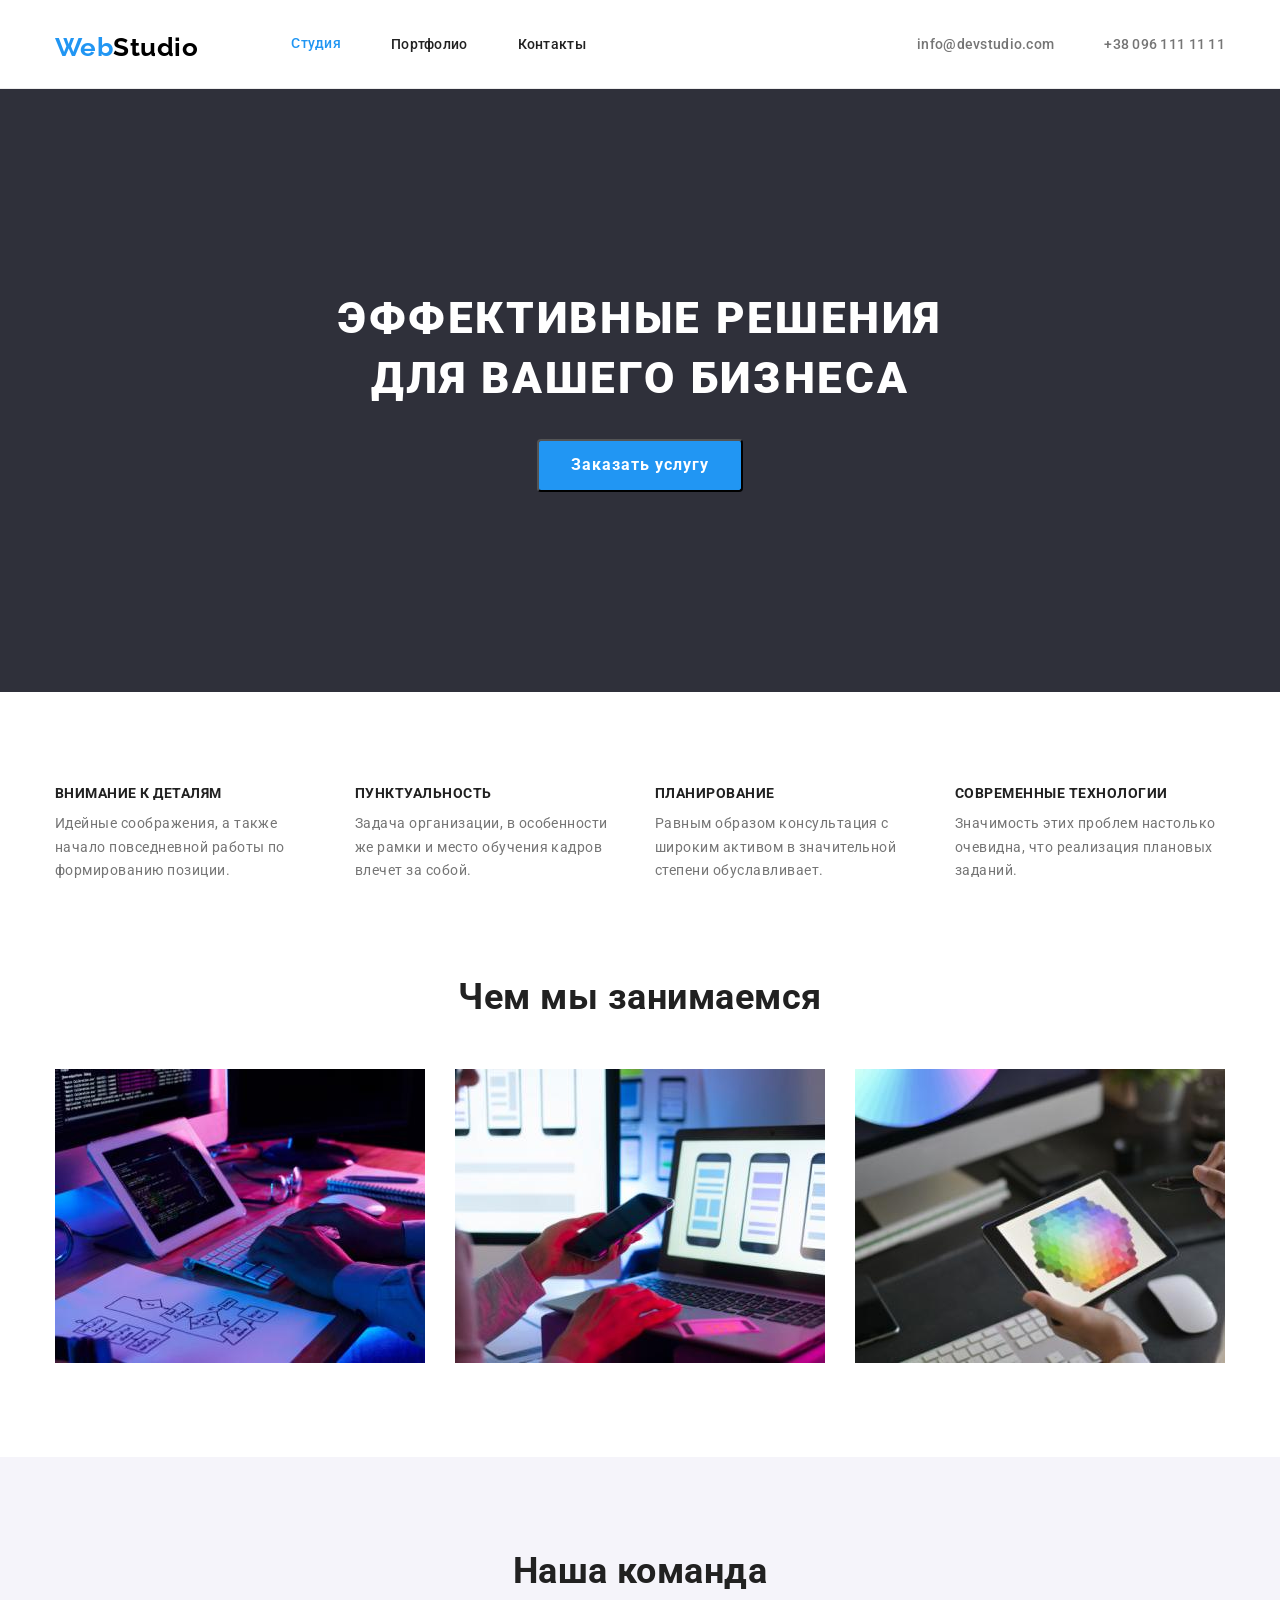
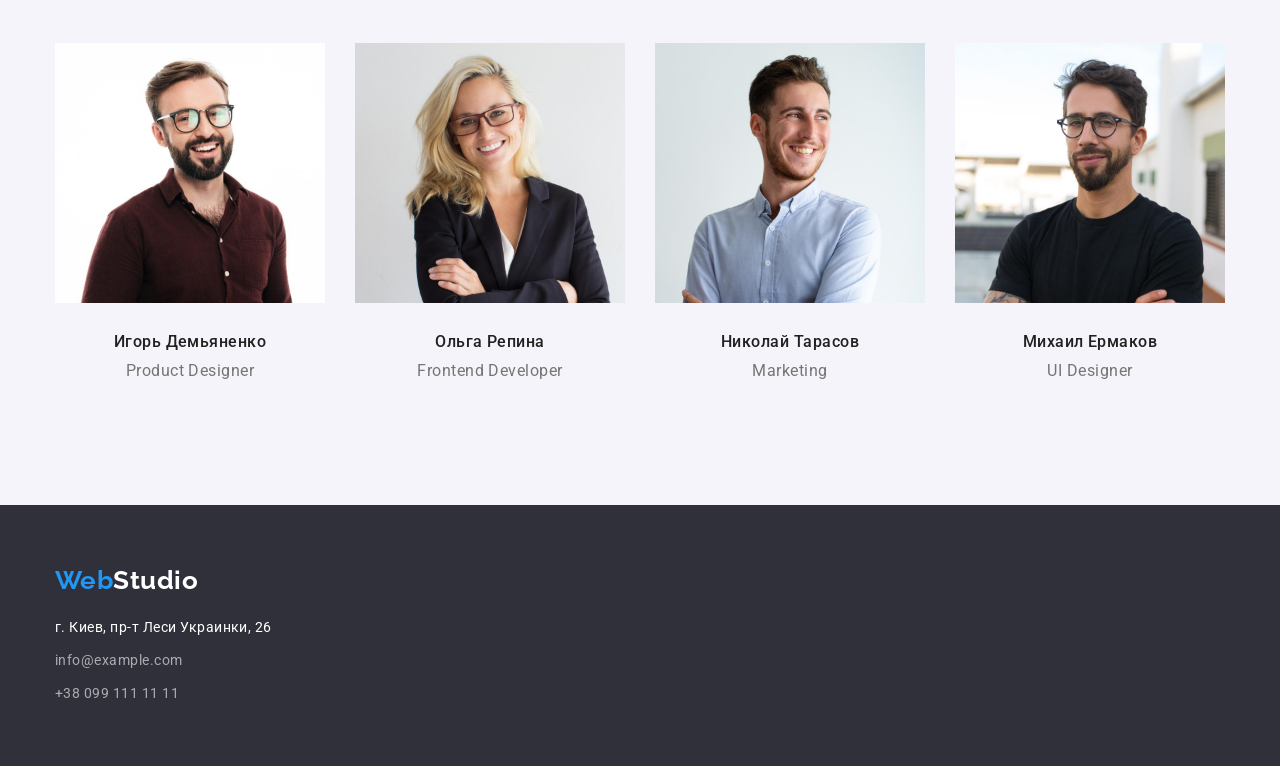
<file: index.html>
<!DOCTYPE html>
<html lang="ru">
<head>
    <meta charset="UTF-8">
    <meta http-equiv="X-UA-Compatible" content="IE=edge">
    <meta name="viewport" content="width=device-width, initial-scale=1.0">
    <title>Document</title>
    <link rel="preconnect" href="https://fonts.googleapis.com">
    <link rel="preconnect" href="https://fonts.gstatic.com" crossorigin>
    <link rel="preconnect" href="https://fonts.googleapis.com">
    <link rel="preconnect" href="https://fonts.gstatic.com" crossorigin>
    <link href="https://fonts.googleapis.com/css2?family=Raleway:wght@700&family=Roboto:wght@400;500;700;900&display=swap"
    rel="stylesheet">
    <link rel="stylesheet" href="https://cdnjs.cloudflare.com/ajax/libs/modern-normalize/1.1.0/modern-normalize.min.css"> 
    <link rel="stylesheet" href="./css/styles.css">
</head>
<body>

    <!--Верхняя линия-->
     <header class="header-border">
        <div class="container flex-header">
        <nav class="header-nav flex-header">
            <a href="" class="href logo"><span class="web-logo">Web</span><span class="studio-logo">Studio</span> </a>
            <ul class="list list-nav">
                <li class="nav-list"><a href="" class="link current href">Студия</a></li>
                <li class="nav-list"><a href="./portfolio.html" class="link href">Портфолио</a></li>
                <li class="nav-list"><a href="" class="link href">Контакты</a></li>
            </ul>
        </nav>
            <ul class="header-contacts list">
                <li class="nav-list"> <a class="href " href="mailto:info@devstudio.com">info@devstudio.com</a></li>
                <li class="nav-list"> <a class="href" href="tel:+38-096-111-11-11">+38 096 111 11 11</a></li>
            </ul>
      </div>
     </header>
    
        
    <!--Шапка-->
    <main>
        
            <section class="hero">
            <div class="container">
             <h1 class="hero-text">Эффективные решения для вашего бизнеса</h1>
             <button type="button" class="button-color">Заказать услугу</button>
            </div>
            </section>
        
        <!--Особенности-->
        
        <section class="section" >
            <div class="container">
            <h2 class="is-hidden">Заголовок</h2>
            <ul class="list feature-list">
                <li class="feature-element">
                    <h3>Внимание к деталям</h3>
                    <p>Идейные соображения, а также начало повседневной работы по формированию позиции.</p>
                </li>
                <li class="feature-element">
                    <h3>Пунктуальность</h3>
                    <p>Задача организации, в особенности же рамки и место обучения кадров влечет за собой.</p>
                </li>
                <li class="feature-element">
                    <h3>Планирование</h3>
                    <p>Равным образом консультация с широким активом в значительной степени обуславливает.</p>
                </li>
                <li class="feature-element">
                    <h3>Современные технологии</h3>
                    <p>Значимость этих проблем настолько очевидна, что реализация плановых заданий.</p>
                </li>
            </ul>
            </div>
        </section>
        
        <!--Чем мы занимаемся-->
        <section class="section-work" >
            <div class="container">
            <h2>Чем мы занимаемся</h2>
            <ul class="list flex-work ">
                <li class="work-item">
                    <img src="./images/box1.jpg" alt="Notebook" width="370 px">
                </li>               
                <li class="work-item">
                    <img src="./images/box2.jpg" alt="Phone" width="370 px">
                </li>
                <li class="work-item">
                    <img src="./images/box3.jpg" alt="Tablet" width="370 px">
                </li>
            </ul>
            </div>
        </section>
        
        <!--Наша команда-->
        <section class="section-developers">
            <div class="container">
            <h2>Наша команда</h2>
            <ul  class="list flex-team">
                <li class="developers"> 
                    <img src="./images/team/team_img1.jpg" alt="photo team" width="270">
                    <div class="team-pdg">
                    <h3>Игорь Демьяненко</h3>
                    <p>Product Designer</p> 
                    </div>
                </li>
                <li class="developers">
                    <img src="./images/team/team_img2.jpg" alt="photo team" width="270">
                    <div class="team-pdg">
                    <h3>Ольга Репина</h3>
                    <p>Frontend Developer</p>
                    </div>
                </li>
                <li class="developers">
                    <img src="./images/team/team_img3.jpg" alt="photo team" width="270">
                    <div class="team-pdg">
                    <h3>Николай Тарасов</h3>
                    <p>Marketing</p>
                    </div>
                </li>
                <li class="developers">
                    <img src="./images/team/team_img4.jpg" alt="photo team" width="270">
                    <div class="team-pdg">
                    <h3>Михаил Ермаков</h3>
                    <p>UI Designer</p>
                    </div>
                </li>
            </ul>
            </div>
        </section>
        
    </main>
    <!--Подвал-->
        <footer class="footer">
        <div class="container"> 
            <a href="" class="logo-footer"><span class="web-logo">Web</span><span class="studio-footer">Studio</span> </a>
            <address class="footer-adres">
                <p class="footer-paragraph">г. Киев, пр-т Леси Украинки, 26</p> 
                <ul class="footer-contacts list">
                  <li><a class="footer-href" href="info@example.com">info@example.com</a> </li>
                  <li><a class="footer-href" href="+38-099-111-11-11">+38 099 111 11 11</a> </li>
                </ul>                   
            </address>
        </div>
    </footer>
    

</body>
</html>
</file>
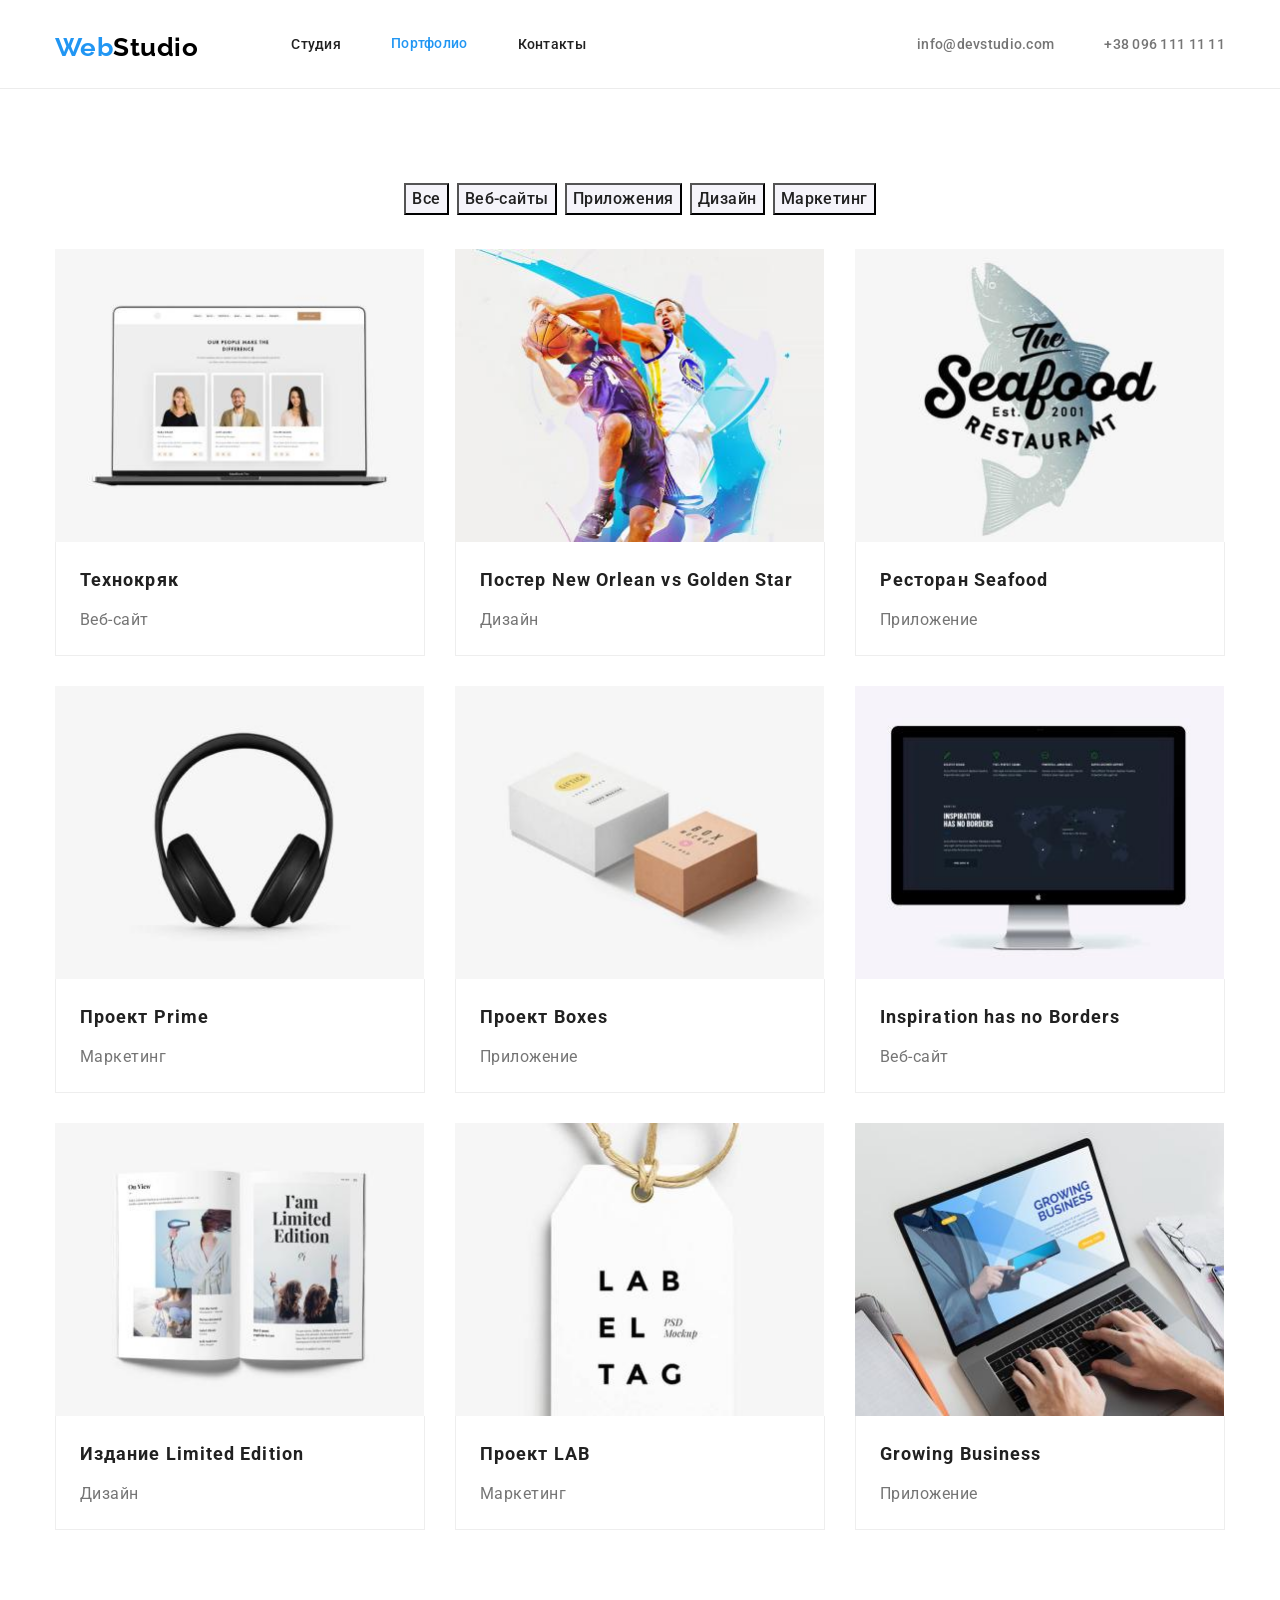
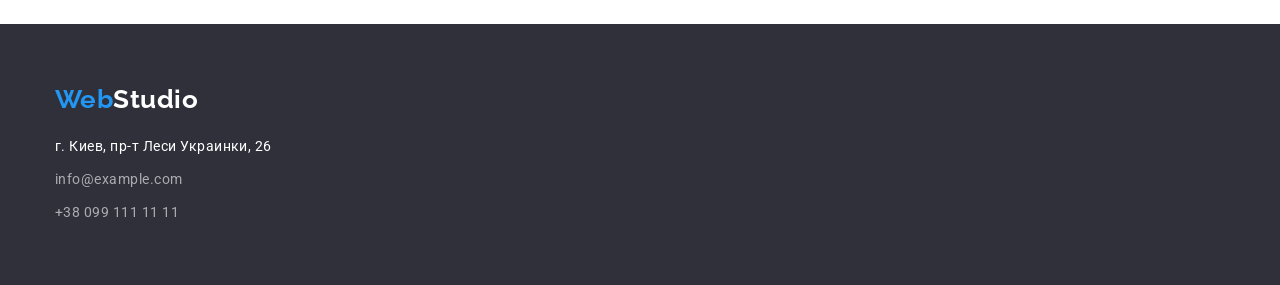
<file: portfolio.html>
<!DOCTYPE html>
<html lang="ru">

<head>
    <meta charset="UTF-8">
    <meta http-equiv="X-UA-Compatible" content="IE=edge">
    <meta name="viewport" content="width=device-width, initial-scale=1.0">
    <title>Document</title>
    <link rel="preconnect" href="https://fonts.googleapis.com">
    <link rel="preconnect" href="https://fonts.gstatic.com" crossorigin>
    <link rel="preconnect" href="https://fonts.googleapis.com">
    <link rel="preconnect" href="https://fonts.gstatic.com" crossorigin>
    <link href="https://fonts.googleapis.com/css2?family=Raleway:wght@700&family=Roboto:wght@400;500;700;900&display=swap"
    rel="stylesheet">
    <link rel="stylesheet" href="https://cdnjs.cloudflare.com/ajax/libs/modern-normalize/1.1.0/modern-normalize.min.css">
    <link rel="stylesheet" href="./css/styles.css">
</head>

<body>
    <!--Верхняя линия-->
    <header class="header-border">
        <div class="container flex-header">
            <nav class="header-nav flex-header">
                <a href="" class="href logo"><span class="web-logo">Web</span><span class="studio-logo">Studio</span> </a>
                <ul class="list list-nav">
                    <li class="nav-list"><a href="./index.html" class="link href">Студия</a></li>
                    <li class="nav-list"><a href="./portfolio.html" class="link current href">Портфолио</a></li>
                    <li class="nav-list"><a href="" class="link href">Контакты</a></li>
                </ul>
            </nav>
            <ul class="header-contacts list">
                <li class="nav-list"> <a class="href " href="mailto:info@devstudio.com">info@devstudio.com</a></li>
                <li class="nav-list"> <a class="href" href="tel:+38-096-111-11-11">+38 096 111 11 11</a></li>
            </ul>
        </div>
    </header>
    <main>
        <!--Фильтр  -->
        <section class="container-pdg">
        <div class="container">
        <ul class="list flex-filtr">
            <li class="filtr-element"><button type="button" class="btn-portfolio">Все</button></li>
            <li class="filtr-element"><button type="button" class="btn-portfolio">Веб-сайты</button></li>
            <li class="filtr-element"><button type="button" class="btn-portfolio">Приложения</button></li>
            <li class="filtr-element"><button type="button" class="btn-portfolio">Дизайн</button></li>
            <li class="filtr-element"><button type="button" class="btn-portfolio">Маркетинг</button></li>
        </ul>
        
                <ul class="flex-portfolio">
                <li class="list prtf-element">
                    <img class="portfolio-img" src="./images/portfolio/project1.jpg" alt="photo project" width="369">
                    <div class="portfolio-pdg">
                    <h2 class="portfolio">Технокряк</h2>
                    <p class="portfolio-text">Веб-сайт</p>
                </div>
                    
                    
                </li>
                <li class="list prtf-element">
                    <img class="portfolio-img" src="./images/portfolio/project2.jpg" alt="photo project" width="369">
                    <div class="portfolio-pdg">
                        <h2 class="portfolio">Постер New Orlean vs Golden Star</h2>
                        <p class="portfolio-text">Дизайн</p>
                    </div>

                    
                </li>
                <li class="list prtf-element">
                    <img class="portfolio-img" src="./images/portfolio/project3.jpg" alt="photo project" width="369">
                    <div class="portfolio-pdg">
                    <h2 class="portfolio">Ресторан Seafood</h2>
                    <p class="portfolio-text">Приложение</p>
                </div>

                    
                </li>
                <li class="list prtf-element">
                    <img class="portfolio-img" src="./images/portfolio/project4.jpg" alt="photo project" width="369">
                    <div class="portfolio-pdg">
                    <h2 class="portfolio">Проект Prime</h2>
                    <p class="portfolio-text">Маркетинг</p>
                </div>

                    
                </li>
                <li class="list prtf-element">
                    <img class="portfolio-img" src="./images/portfolio/project5.jpg" alt="photo project" width="369">
                    <div class="portfolio-pdg">
                    <h2 class="portfolio">Проект Boxes</h2>
                    <p class="portfolio-text">Приложение</p>
                </div>

                    
                </li>
                <li class="list prtf-element">
                    <img class="portfolio-img" src="./images/portfolio/project6.jpg" alt="photo project" width="369">
                    <div class="portfolio-pdg">
                    <h2 class="portfolio">Inspiration has no Borders</h2>
                    <p class="portfolio-text">Веб-сайт</p>
                </div>

                    
               </li>
                <li class="list prtf-element">
                    <img class="portfolio-img" src="./images/portfolio/project7.jpg" alt="photo project" width="369">
                    <div class="portfolio-pdg">
                    <h2 class="portfolio">Издание Limited Edition</h2>
                    <p class="portfolio-text">Дизайн</p>
                </div>

                    
                </li>
                <li class="list prtf-element">
                    <img class="portfolio-img" src="./images/portfolio/project8.jpg" alt="photo project" width="369">
                    <div class="portfolio-pdg">
                    <h2 class="portfolio">Проект LAB</h2>
                    <p class="portfolio-text">Маркетинг</p>
                </div>

                    
                </li>
                <li class="list prtf-element">
                    <img class="portfolio-img" src="./images/portfolio/project9.jpg" alt="photo project" width="369">
                    <div class="portfolio-pdg"><h2 class="portfolio">Growing Business</h2>
                    <p class="portfolio-text">Приложение</p>
                </div>
                </li>
            </ul>
        </div>
        </section>
    

    </main>
        <!--Подвал-->
<footer class="footer">
    <div class="container">
        <a href="" class="logo-footer"><span class="web-logo">Web</span><span class="studio-footer">Studio</span> </a>
        <address class="footer-adres">
            <p class="footer-paragraph">г. Киев, пр-т Леси Украинки, 26</p>
            <ul class="footer-contacts list">
                <li><a class="footer-href" href="info@example.com">info@example.com</a> </li>
                <li><a class="footer-href" href="+38-099-111-11-11">+38 099 111 11 11</a> </li>
            </ul>
        </address>
    </div>
</footer>
</body>

</html>
</file>
<file: css/styles.css>
:root {
    --primory-text-color:rgba(117, 117, 117, 1);
    --title-text-color:#212121;
    --accent-color:#2196F3;
    --bcg-color: #2F303A;
    --section-text-color :#FFFFFF;
    --background-fon-color :#F5F4FA;
}
body {
    color: var(--primory-text-color);
    font-family: Roboto, sans-serif;
    letter-spacing:0.03em ;
}

.list {
    list-style: none;
    padding: 0;
    
}
.href {
    display: block;
    text-decoration :none;

    padding-top:32px;
     
}
ul,h2,h3,p {
    margin: 0;
    padding: 0;
}

img {
    display: block;
}

/* Блоковая модель */
.container {
    width: 1200px;
    margin-left: auto;
    margin-right: auto;
    padding: 0 15px;
    
}

/* Активная страница */
.header-nav .link.current {
    color:var(--accent-color);
    font-weight: 500;
    font-size: 14px;
    line-height:1.14;
    letter-spacing: 0.02em;
}

/* Убираем заголовок */
.is-hidden {
    visibility: hidden;
    pointer-events: none;
    position: absolute;
}

/* Верхняя линия */
.header-border {
    border-bottom: 1px solid #ECECEC;
}
.header-nav {
    background-color:#FFFFFF;
}

.web-logo {
    color:var(--accent-color);
}

.studio-logo {
    color: #000000;
}
.logo {
    display: block;
    font-family: Raleway,
    sans-serif;
    font-weight: 700;
    font-size: 26px;
    line-height:1.20;

    padding-top: 32px;
    padding-bottom: 25px;
    margin-right: 93px;
}

.logo-footer {
    display: block;
    margin-bottom: 20px;
    font-family: Raleway,
    sans-serif;
    font-weight: 700;
    font-size: 26px;
    line-height:1.20;
    text-decoration: none;
       
}

.studio-footer {
    color:#FFFFFF;
}
/* FlexBox-header */
.list-nav {
    display: flex;
}

.list-nav .nav-list {
    margin-left: 50px;
}
.nav-list:first-child {
margin-left: 0px;
}

.header-contacts {
    display: flex;
    margin-left: auto;
}
.header-contacts .nav-list:first-child {
margin-left:0;
margin-right: 50px;
} 

.flex-header  {
    display: flex;
    align-items: center;
}

/* FlexBox-team */
.feature-list {
    display: flex;
    flex-wrap: wrap;
}

.feature-element {
    width: 270px;
    margin-right: 30px;
}

.feature-element:last-child {
    margin-right: 0;
} 

/* FlexBox-work */
.flex-work {
    display: flex;
    flex-wrap: wrap;
}

.work-item {
    margin-right: 30px;
}

.work-item:last-child {
    margin-right: 0;
}

/* FlexBox-team */

.flex-team {
    display: flex;
    flex-wrap: wrap;
}
.developers {
    width: 270px;
    margin-right: 30px;
}

.developers:last-child {
    margin-right: 0;
}




/* ---------------------------------------------------------- */
.header-nav .link {
    display:block;
    color:var(--title-text-color);
    font-weight: 500;
    font-size: 14px;
    line-height:1.2;
    letter-spacing: 0.02em;
    padding-bottom: 32px;
    
}
.header-nav .link:hover,
.header-nav .link:focus {
    color:var(--accent-color) ;
}

.header-contacts a {
    display: block;
    color: #757575;
    font-weight: 500;
    font-size: 14px;
    line-height:1.2;
    letter-spacing: 0.02em;
    padding-bottom: 32px;
    }

.header-contacts a:hover,
.header-contacts a:focus {
    color:var(--accent-color);
}

/* Шапка */

.hero {
    background-color: var(--bcg-color);
    padding-top: 200px;
    padding-bottom: 200px;
     }
.hero-text {
    /* padding-top: 200px; */
    padding-bottom: 0;
    color:var(--section-text-color);
    font-weight: 900;
    font-size: 44px;
    line-height:1.36;
    text-align: center;
    letter-spacing: 0.06em;
    text-transform: uppercase;
   margin: auto;
    max-width: 696px;
    
}
/* button */
.button-color {
    display: block;
    margin-right: auto;
    margin-left: auto;
    margin-top: 30px;
    

    color:var(--section-text-color);
    background-color: var(--accent-color);

    font-family: inherit;
    font-weight: 700;
    font-size: 16px;
    line-height:1.8;
    align-items: center;
    text-align: center;
    letter-spacing: 0.06em;
    cursor: pointer;

    border-radius: 4px;
    padding: 10px 32px;
    min-width: 200px;

    
    
}

.button-color:hover,
.button-color:focus {
    background-color: rgba(24, 140, 232, 1);
}


/* Особенности */
.section {
    padding-top: 94px;
}
.section h3 {
    color: var(--title-text-color);
    font-weight: 700;
    font-size: 14px;
    line-height:1.14;
    text-transform: uppercase;
    padding-bottom: 0;
    margin-bottom: 10px;
}

.section p {
    font-weight: 400;
    font-size: 14px;
    line-height:1.71;
    margin-top: 10;
    margin-bottom: 0;
} 

/* Чем мы занимаемся */
.section-work {
    padding-top: 94px;
    padding-bottom: 94px;
}
.section-work h2 {
    color: var(--title-text-color);
    font-weight: 700;
    font-size: 36px;
    line-height:1.16;
    text-align: center;

    margin-bottom: 50px;
}


/* Наша команда */
.section-developers {
    background-color:var(--background-fon-color) ;
    padding-top: 94px;
    padding-bottom:94px;
}
.developers-team {
    color: var(--title-text-color);

    font-weight: 700;
    font-size: 36px;
    line-height:1.16;
    text-align: center;
}

.section-developers h2 {
    color: var(--title-text-color);
    font-weight: 700;
    font-size: 36px;
    line-height:1.16;
    text-align: center;

    margin-bottom: 50px;
    
}
.team-pdg > h3 {
    color: var(--title-text-color);
    font-weight: 500;
    font-size: 16px;
    line-height: 1.18;
    margin-bottom: 10px;
    text-align: center;
}

.developers p {
    font-weight: 400;
    font-size: 16px;
    line-height:1.18;
    margin-bottom: 0;
    text-align: center;
}
.team-pdg {
    padding-top: 30px;
    padding-bottom: 30px;
}

/* Подвал */
.footer {
    background-color:var(--bcg-color);
    padding-top: 60px;
    padding-bottom: 60px;


}

.footer-paragraph {
    color:var(--section-text-color);
    font-weight: 400;
    font-size: 14px;
    line-height:1.71;
    margin-bottom: 9px;
}


.footer-href {
    color:rgba(255, 255, 255, 0.6);
    font-weight: 400;
    font-size: 14px;
    line-height:1.71;
    margin-top: 9px;
    margin-bottom:0;
    text-decoration: none;

}

.footer-contacts a:hover,
.footer-contacts a:focus {
    color:var(--section-text-color);
}

.footer-contacts > li:first-child {
    margin-bottom: 9px;
}

address {
    font-style: normal;
}


/* Portfolio-css */
/* Фильтр */
:root{
    --text-color-btn :rgba(33, 33, 33, 1);
    --background-color-btn :rgba(245, 244, 250, 1);
}

.btn-portfolio {
    color: var(--text-color-btn);
    background-color: var(--background-color-btn);
    font-family:inherit;
    font-weight: 500;
    font-size: 16px;
    line-height:1.6;
    text-align: center;
    letter-spacing: 0.03em;
    cursor: pointer;

    margin-bottom: 0;
}
.btn-portfolio:hover,
.btn-portfolio:focus
  {
background-color: var(--accent-color);
}

.portfolio {
    color: var(--title-text-color);
    font-weight: 700;
    font-size: 18px;
    line-height:2;
    letter-spacing: 0.06em;
    margin-bottom: 8px;
}
.portfolio-text {
    color: var(--primory-text-color);
    font-weight: 400;
    font-size: 16px;
    line-height:1.8;
    margin-top: 4px;
    margin-bottom: 0;
}

.portfolio-img {
    margin-top: 0;
    margin-bottom: 0;
}

.portfolio-pdg {
    padding: 20px 24px;
    border-right: 1px solid #EEEEEE;
    border-bottom: 1px solid #EEEEEE ;
    border-left: 1px solid #EEEEEE;

}


.qwerty {
    color: var(--accent-color);

}

/* FlexBox-portfolio */

.flex-filtr {
    display: flex;
    flex-wrap: wrap;
    justify-content: center;
    margin-bottom: 34px;
}

.container-pdg {
    padding-top: 94px;
    padding-bottom: 94px;
}
.filtr-element {
    margin-right: 8px;

}
.filtr-element:last-child {
    margin-right: 0px;
}
.filter-pdg {
    padding-bottom: ;
}


.prtf-element {
    width: 370px;
    margin-right: 30px;
    margin-bottom: 30px;
            
}

.flex-portfolio {
    display: flex;
    flex-wrap: wrap;
    
}

.prtf-element:nth-child(3n) {
    margin-right:0;
}

.prtf-element:nth-child(n+7) {
    margin-bottom: 0px;
}
</file>
